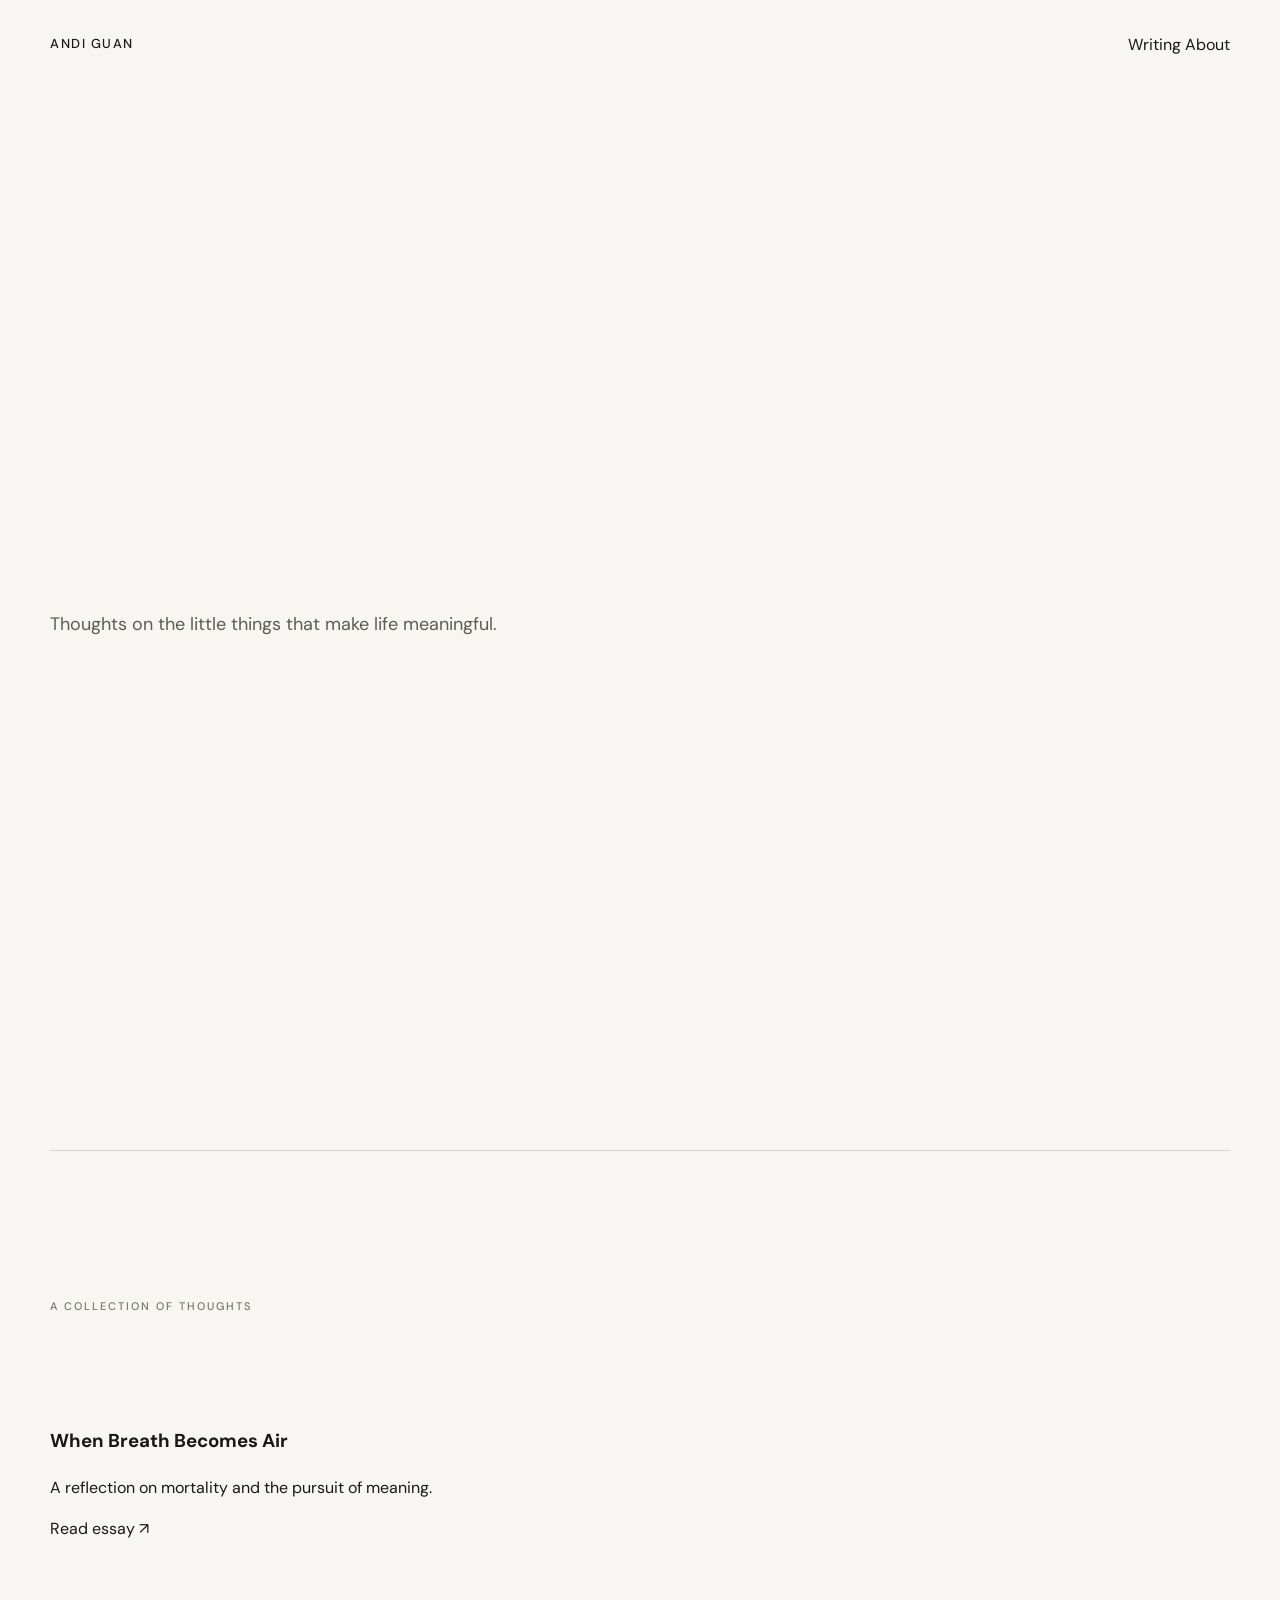
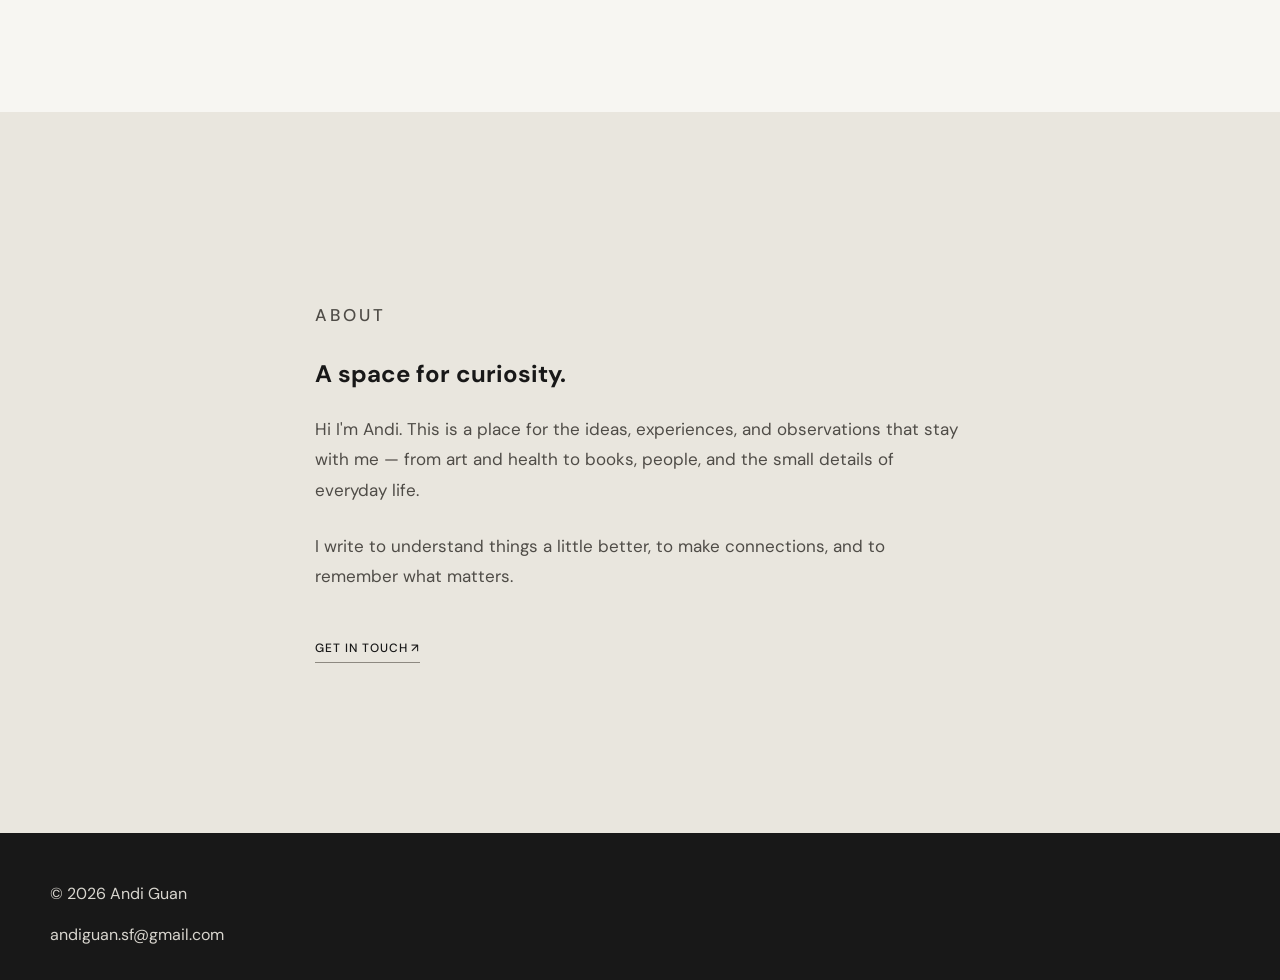
<file: index.html>
<!DOCTYPE html>
<html lang="en">
<head>
  <meta charset="UTF-8" />
  <meta name="viewport" content="width=device-width, initial-scale=1.0" />

  <title>Andi Guan — Writing &amp; Ideas</title>
  <meta
    name="description"
    content="Andi Guan — writing about life through my eyes."
  />

  <link rel="preconnect" href="https://fonts.googleapis.com" />
  <link rel="preconnect" href="https://fonts.gstatic.com" crossorigin />

  <link
    href="https://fonts.googleapis.com/css2?family=DM+Sans:wght@400;500&family=Playfair+Display:ital,wght@0,400;0,500;1,400&display=swap"
    rel="stylesheet"
  />

  <link rel="stylesheet" href="css/style.css" />
</head>

<body>
  <header class="site-header">
    <div class="container nav-container">
      <a href="#top" class="logo">ANDI GUAN</a>

      <nav>
        <a href="#writing">Writing</a>
        <a href="#about">About</a>
      </nav>
    </div>
  </header>

  <main id="top">
    <section class="hero container">
  
      <h class="hero-description">
        Thoughts on the little things
        that make life meaningful.
      </h>
    </section>

    <section id="writing" class="writing-section container">
      <div class="section-heading">
        <p class="eyebrow">A COLLECTION OF THOUGHTS</p>
      </div>

      <div class="post-grid">
        <article class="post-card">

          <h3 class="post-title">
            <a href="when-breath-becomes-air.html">
              When Breath Becomes Air
            </a>
          </h3>

          <p class="post-description">
            A reflection on mortality and the pursuit of meaning. 
          </p>

          <a
            href="when-breath-becomes-air.html"
            class="read-link"
          >
            Read essay ↗
          </a>
        </article>

      
      </div>
    </section>

    <section id="about" class="about-section">
      <div class="container about-content">
        <p class="eyebrow">ABOUT</p>

        <h2>A space for curiosity.</h2>

        <p>
          Hi I'm Andi. This is a place for the ideas, experiences, and
          observations that stay with me — from art and health to books,
          people, and the small details of everyday life.
        </p>

        <p>
          I write to understand things a little better, to make connections,
          and to remember what matters.
        </p>

        <a href="mailto:andiguan.sf@gmail.com" class="text-link">
          Get in touch ↗
        </a>
      </div>
    </section>
  </main>

  <footer class="site-footer">
    <div class="container footer-content">
      <p>© 2026 Andi Guan</p>

      <a href="mailto:andiguan.sf@gmail.com">
        andiguan.sf@gmail.com
      </a>
    </div>
  </footer>

  <script>
    document.querySelectorAll('a[href^="#"]').forEach((link) => {
      link.addEventListener("click", (event) => {
        const target = document.querySelector(link.getAttribute("href"));

        if (target) {
          event.preventDefault();
          target.scrollIntoView({
            behavior: "smooth",
            block: "start"
          });
        }
      });
    });
  </script>
</body>
</html>
</file>
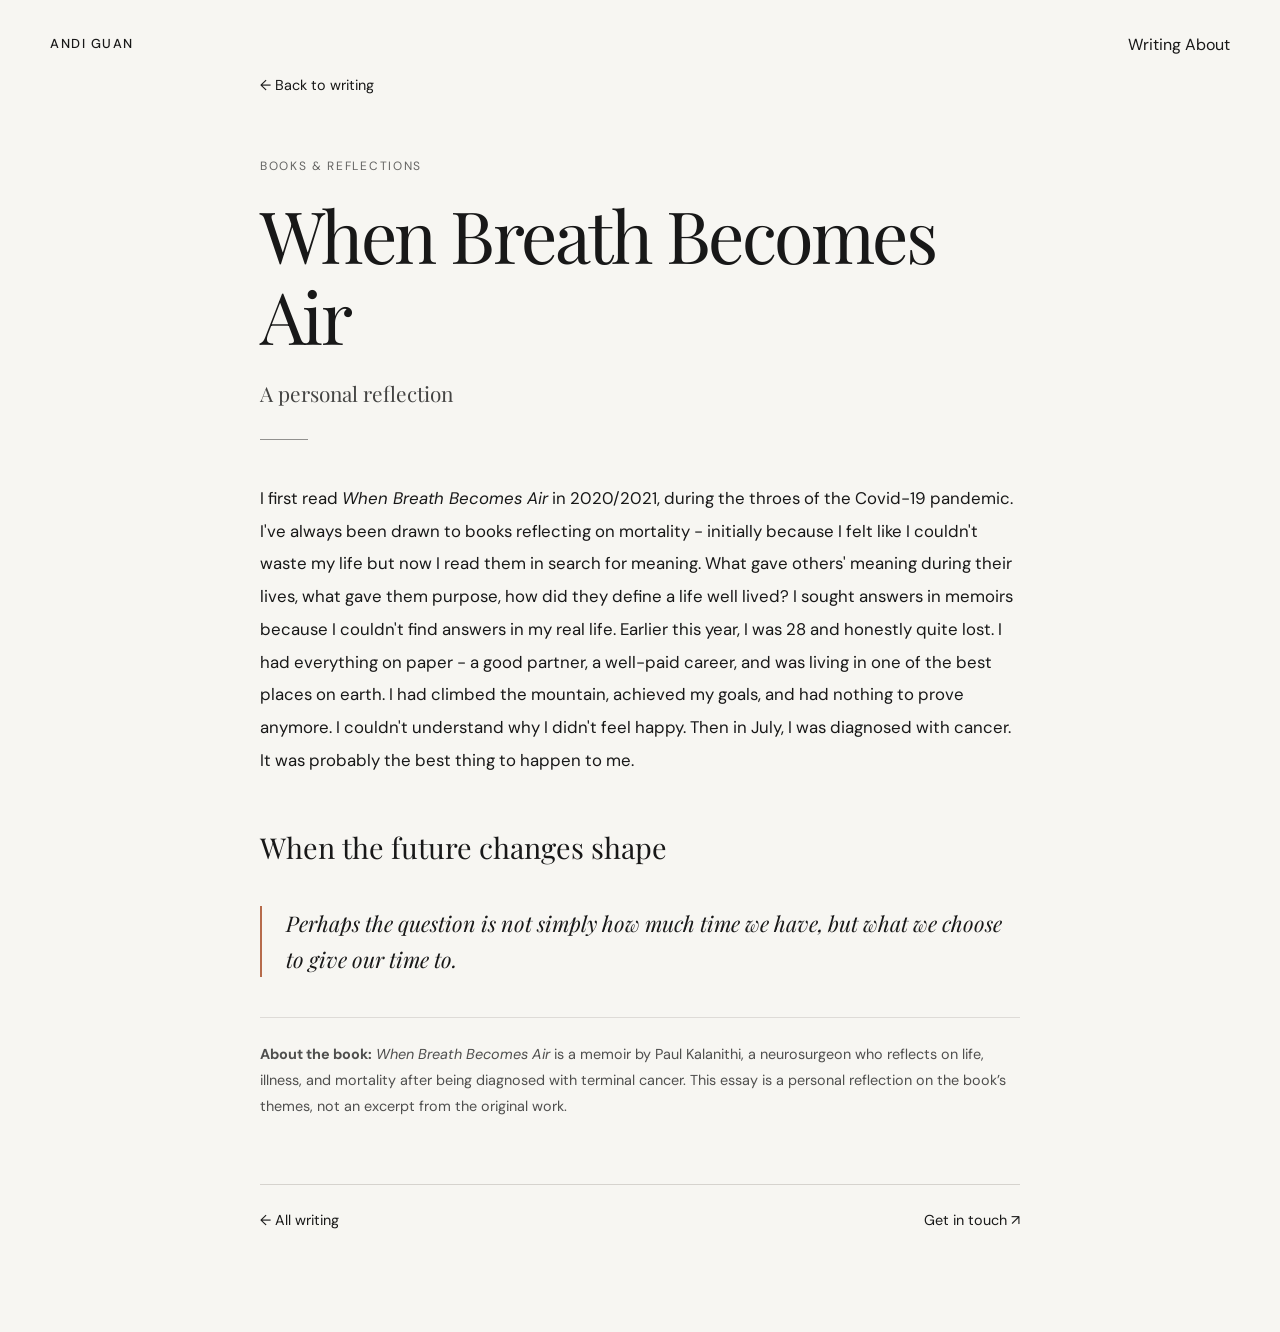
<file: when-breath-becomes-air.html>
<!DOCTYPE html>
<html lang="en">
<head>
  <meta charset="UTF-8" />
  <meta name="viewport" content="width=device-width, initial-scale=1.0" />

  <title>When Breath Becomes Air — Andi Guan</title>

  <meta
    name="description"
    content="A personal reflection."
  />

  <link rel="preconnect" href="https://fonts.googleapis.com" />
  <link rel="preconnect" href="https://fonts.gstatic.com" crossorigin />

  <link
    href="https://fonts.googleapis.com/css2?family=DM+Sans:wght@400;500&family=Playfair+Display:ital,wght@0,400;0,500;1,400&display=swap"
    rel="stylesheet"
  />

  <link rel="stylesheet" href="css/style.css" />

  <style>
    .essay-page {
      max-width: 760px;
      margin: 0 auto;
      padding: 72px 24px 100px;
    }

    .essay-back {
      display: inline-block;
      margin-bottom: 48px;
      font-size: 0.9rem;
      text-decoration: none;
    }

    .essay-category {
      margin-bottom: 18px;
      font-size: 0.75rem;
      letter-spacing: 0.14em;
      text-transform: uppercase;
      opacity: 0.65;
    }

    .essay-title {
      margin: 0 0 22px;
      font-family: "Playfair Display", Georgia, serif;
      font-size: clamp(2.6rem, 7vw, 4.5rem);
      font-weight: 400;
      line-height: 1.12;
      letter-spacing: -0.035em;
    }

    .essay-subtitle {
      max-width: 620px;
      margin-bottom: 28px;
      font-family: "Playfair Display", Georgia, serif;
      font-size: 1.3rem;
      line-height: 1.6;
      opacity: 0.8;
    }

    .essay-meta {
      margin-bottom: 52px;
      font-size: 0.85rem;
      opacity: 0.65;
    }

    .essay-divider {
      width: 48px;
      margin: 0 0 42px;
      border: 0;
      border-top: 1px solid currentColor;
      opacity: 0.45;
    }

    .essay-body {
      font-size: 1.05rem;
      line-height: 1.95;
    }

    .essay-body p {
      margin: 0 0 28px;
    }

    .essay-body h2 {
      margin: 52px 0 20px;
      font-family: "Playfair Display", Georgia, serif;
      font-size: 1.8rem;
      font-weight: 400;
      line-height: 1.3;
    }

    .essay-body blockquote {
      margin: 40px 0;
      padding-left: 24px;
      border-left: 2px solid #b66b4b;
      font-family: "Playfair Display", Georgia, serif;
      font-size: 1.35rem;
      font-style: italic;
      line-height: 1.65;
    }

    .essay-note {
      margin-top: 52px;
      padding-top: 24px;
      border-top: 1px solid rgba(80, 70, 60, 0.2);
      font-size: 0.9rem;
      line-height: 1.8;
      opacity: 0.75;
    }

    .essay-footer {
      margin-top: 64px;
      padding-top: 24px;
      border-top: 1px solid rgba(80, 70, 60, 0.2);
      display: flex;
      justify-content: space-between;
      gap: 20px;
      flex-wrap: wrap;
      font-size: 0.9rem;
    }

    .essay-footer a,
    .essay-back {
      color: inherit;
    }

    @media (max-width: 600px) {
      .essay-page {
        padding: 44px 22px 72px;
      }

      .essay-back {
        margin-bottom: 36px;
      }

      .essay-body {
        font-size: 1rem;
      }
    }
  </style>
</head>

<body>
  <header class="site-header">
    <div class="container nav-container">
      <a href="index.html" class="logo">ANDI GUAN</a>

      <nav aria-label="Main navigation">
        <a href="index.html#writing">Writing</a>
        <a href="index.html#about">About</a>
      </nav>
    </div>
  </header>

  <main class="essay-page">
    <a class="essay-back" href="index.html#writing">
      ← Back to writing
    </a>

    <article>
      <p class="essay-category">Books &amp; Reflections</p>

      <h1 class="essay-title">When Breath Becomes Air</h1>

      <p class="essay-subtitle">
       A personal reflection 
      </p>

      <hr class="essay-divider" />

      <div class="essay-body">
        <p>
          I first read <em>When Breath Becomes Air</em> in 2020/2021, during the throes of the Covid-19 pandemic. 
          I've always been drawn to books reflecting on mortality - initially because I felt like I couldn't waste my life 
          but now I read them in search for meaning. What gave others' meaning during their lives, what gave them purpose, how did they define a life well lived? 
          I sought answers in memoirs because I couldn't find answers in my real life. Earlier this year, I was 28 and honestly quite lost. I had 
          everything on paper - a good partner, a well-paid career, and was living in one of the best places on earth. 
          I had climbed the mountain, achieved my goals, and had nothing to prove anymore. I couldn't understand why I didn't feel happy.
          Then in July, I was diagnosed with cancer. It was probably the best thing to happen to me. 
        </p>

        <p>
           
        </p>
      

        <h2>When the future changes shape</h2>

     

        <blockquote>
          Perhaps the question is not simply how much time we have, but what
          we choose to give our time to.
        </blockquote>

      

      <p class="essay-note">
        <strong>About the book:</strong> <em>When Breath Becomes Air</em>
        is a memoir by Paul Kalanithi, a neurosurgeon who reflects on life,
        illness, and mortality after being diagnosed with terminal cancer.
        This essay is a personal reflection on the book’s themes, not an
        excerpt from the original work.
      </p>
    </article>

    <footer class="essay-footer">
      <a href="index.html#writing">← All writing</a>
      <a href="mailto:andiguan.sf@gmail.com">Get in touch ↗</a>
    </footer>
  </main>
</body>
</html>
</file>
<file: css/style.css>
```css
/* =========================================================
   RESET
   ========================================================= */

*,
*::before,
*::after {
  box-sizing: border-box;
}

html {
  scroll-behavior: smooth;
}

body {
  margin: 0;
  padding: 0;

  background: #f7f6f2;
  color: #181818;

  font-family: "DM Sans", Arial, sans-serif;
  font-size: 16px;
  line-height: 1.6;

  -webkit-font-smoothing: antialiased;
  text-rendering: optimizeLegibility;
}

img {
  max-width: 100%;
  display: block;
}

a {
  color: inherit;
  text-decoration: none;
}

button,
a {
  -webkit-tap-highlight-color: transparent;
}


/* =========================================================
   VARIABLES
   ========================================================= */

:root {
  --background: #f7f6f2;
  --text: #181818;
  --muted: #77736c;
  --light: #d9d6cf;
  --accent: #b75b3b;

  --serif: "Playfair Display", Georgia, serif;
  --sans: "DM Sans", Arial, sans-serif;

  --max-width: 1180px;
  --side-padding: 42px;
}


/* =========================================================
   GLOBAL
   ========================================================= */

body {
  overflow-x: hidden;
}

.container {
  width: min(
    calc(100% - (var(--side-padding) * 2)),
    var(--max-width)
  );

  margin-inline: auto;
}

.eyebrow {
  margin: 0 0 24px;

  color: var(--muted);

  font-family: var(--sans);
  font-size: 11px;
  font-weight: 500;
  letter-spacing: 0.18em;
  line-height: 1;

  text-transform: uppercase;
}


/* =========================================================
   HEADER
   ========================================================= */

.site-header {
  position: absolute;

  top: 0;
  left: 0;

  width: 100%;

  z-index: 10;
}

.nav-container {
  display: flex;

  align-items: center;
  justify-content: space-between;

  padding-top: 32px;
}

.logo {
  font-size: 13px;
  font-weight: 500;
  letter-spacing: 0.12em;

  transition: opacity 180ms ease;
}

.logo:hover {
  opacity: 0.55;
}

.navigation {
  display: flex;
  gap: 32px;
}

.navigation a {
  position: relative;

  font-size: 13px;
  color: #3f3d39;
}

.navigation a::after {
  content: "";

  position: absolute;

  left: 0;
  right: 0;
  bottom: -5px;

  height: 1px;

  background: var(--text);

  transform: scaleX(0);
  transform-origin: right;

  transition: transform 220ms ease;
}

.navigation a:hover::after {
  transform: scaleX(1);
  transform-origin: left;
}


/* =========================================================
   HERO
   ========================================================= */

.hero {
  min-height: 100vh;

  display: flex;
  align-items: center;

  padding: 150px 0 100px;
}

.hero-container {
  position: relative;
}

.hero h1 {
  max-width: 850px;

  margin: 0;

  font-family: var(--serif);
  font-size: clamp(72px, 10vw, 142px);
  font-weight: 400;

  letter-spacing: -0.055em;
  line-height: 0.92;
}

.hero h1 em {
  color: var(--accent);
  font-weight: 400;
}

.hero-description {
  max-width: 470px;

  margin: 48px 0 0;

  color: #5e5b55;

  font-size: 18px;
  line-height: 1.7;
}

.scroll-link {
  display: inline-flex;

  align-items: center;
  gap: 14px;

  margin-top: 72px;

  font-size: 12px;
  font-weight: 500;
  letter-spacing: 0.08em;
  text-transform: uppercase;
}

.scroll-link .arrow {
  font-size: 18px;
  font-weight: 400;

  transition: transform 200ms ease;
}

.scroll-link:hover .arrow {
  transform: translateY(5px);
}


/* =========================================================
   WRITING
   ========================================================= */

.writing-section {
  padding: 150px 0 170px;

  border-top: 1px solid var(--light);
}

.section-heading {
  display: grid;

  grid-template-columns: 1fr 2fr;

  margin-bottom: 90px;
}

.section-heading h2 {
  margin: -10px 0 0;

  font-family: var(--serif);
  font-size: clamp(48px, 6vw, 82px);
  font-weight: 400;

  letter-spacing: -0.045em;
  line-height: 1;
}

.post-list {
  border-top: 1px solid var(--light);
}

.post {
  display: grid;

  grid-template-columns: 1fr 2fr;
  gap: 40px;

  padding: 52px 0;

  border-bottom: 1px solid var(--light);

  transition: padding-left 250ms ease;
}

.post:hover {
  padding-left: 12px;
}

.post-meta {
  display: flex;
  flex-direction: column;

  gap: 9px;

  color: var(--muted);

  font-size: 10px;
  font-weight: 500;
  letter-spacing: 0.13em;
}

.post-category {
  color: var(--accent);
}

.post-content {
  max-width: 690px;
}

.post-content h3 {
  margin: 0;

  font-family: var(--serif);
  font-size: clamp(30px, 3.5vw, 48px);
  font-weight: 400;

  letter-spacing: -0.035em;
  line-height: 1.05;
}

.post-content h3 a {
  transition: color 180ms ease;
}

.post-content h3 a:hover {
  color: var(--accent);
}

.post-content p {
  max-width: 590px;

  margin: 20px 0 24px;

  color: var(--muted);

  font-size: 15px;
  line-height: 1.7;
}

.read-more {
  display: inline-flex;

  align-items: center;
  gap: 8px;

  font-size: 11px;
  font-weight: 500;
  letter-spacing: 0.08em;

  text-transform: uppercase;
}

.read-more span {
  font-size: 15px;

  transition: transform 180ms ease;
}

.read-more:hover span {
  transform: translateX(5px);
}

.all-writing {
  display: flex;

  justify-content: center;

  margin-top: 70px;
}

.outline-button {
  display: inline-flex;

  align-items: center;
  gap: 22px;

  padding: 15px 23px;

  border: 1px solid #aaa69e;

  font-size: 11px;
  font-weight: 500;
  letter-spacing: 0.08em;

  text-transform: uppercase;

  transition:
    background 200ms ease,
    color 200ms ease,
    border-color 200ms ease;
}

.outline-button:hover {
  background: var(--text);
  border-color: var(--text);
  color: white;
}

.outline-button span {
  font-size: 15px;
}


/* =========================================================
   ABOUT
   ========================================================= */

.about-section {
  padding: 150px 0 170px;

  background: #e9e6de;
}

.about-grid {
  display: grid;

  grid-template-columns: 1fr 2fr;
  gap: 40px;
}

.about-heading h2 {
  margin: 0;

  font-family: var(--serif);
  font-size: clamp(48px, 6vw, 82px);
  font-weight: 400;

  letter-spacing: -0.045em;
  line-height: 0.98;
}

.about-heading h2 em {
  color: var(--accent);
  font-weight: 400;
}

.about-content {
  max-width: 650px;

  padding-top: 38px;
}

.about-content p {
  margin: 0 0 25px;

  color: #4f4c47;

  font-size: 17px;
  line-height: 1.8;
}

.about-content .about-intro {
  margin-bottom: 30px;

  color: var(--text);

  font-family: var(--serif);
  font-size: 34px;
  line-height: 1.2;
}

.text-link {
  display: inline-flex;

  align-items: center;
  gap: 10px;

  margin-top: 22px;

  border-bottom: 1px solid #8d8981;

  padding-bottom: 4px;

  font-size: 12px;
  font-weight: 500;
  letter-spacing: 0.08em;

  text-transform: uppercase;
}

.text-link span {
  transition: transform 180ms ease;
}

.text-link:hover span {
  transform: translateX(5px);
}


/* =========================================================
   FOOTER
   ========================================================= */

.site-footer {
  padding: 32px 0;

  background: #181818;
  color: #d8d5ce;
}

.footer-container {
  display: flex;

  align-items: center;
  justify-content: space-between;
}

.footer-container p {
  margin: 0;

  color: #85827d;

  font-size: 11px;
}

.footer-links {
  display: flex;
  gap: 25px;
}

.footer-links a {
  font-size: 11px;

  transition: color 180ms ease;
}

.footer-links a:hover {
  color: white;
}


/* =========================================================
   TABLET
   ========================================================= */

@media (max-width: 800px) {

  :root {
    --side-padding: 25px;
  }

  .hero {
    min-height: 90vh;

    padding-top: 130px;
  }

  .hero-description {
    margin-top: 38px;

    font-size: 16px;
  }

  .scroll-link {
    margin-top: 50px;
  }

  .writing-section,
  .about-section {
    padding: 100px 0;
  }

  .section-heading {
    display: block;

    margin-bottom: 55px;
  }

  .section-heading h2 {
    margin-top: 30px;
  }

  .post {
    grid-template-columns: 1fr;

    gap: 25px;

    padding: 40px 0;
  }

  .post:hover {
    padding-left: 0;
  }

  .post-meta {
    flex-direction: row;
    gap: 18px;
  }

  .about-grid {
    grid-template-columns: 1fr;
    gap: 30px;
  }

  .about-content {
    padding-top: 10px;
  }
}


/* =========================================================
   MOBILE
   ========================================================= */

@media (max-width: 560px) {

  :root {
    --side-padding: 20px;
  }

  .nav-container {
    padding-top: 24px;
  }

  .logo {
    font-size: 12px;
  }

  .navigation {
    gap: 20px;
  }

  .navigation a {
    font-size: 12px;
  }

  .hero {
    min-height: 100svh;

    padding-top: 120px;
    padding-bottom: 60px;
  }

  .eyebrow {
    margin-bottom: 18px;

    font-size: 9px;
  }

  .hero h1 {
    font-size: clamp(62px, 19vw, 100px);

    letter-spacing: -0.06em;
  }

  .hero-description {
    max-width: 350px;

    margin-top: 32px;

    font-size: 15px;
    line-height: 1.65;
  }

  .scroll-link {
    margin-top: 40px;
  }

  .writing-section,
  .about-section {
    padding: 85px 0;
  }

  .section-heading {
    margin-bottom: 45px;
  }

  .section-heading h2,
  .about-heading h2 {
    font-size: 52px;
  }

  .post {
    padding: 35px 0;
  }

  .post-content h3 {
    font-size: 32px;
  }

  .post-content p {
    font-size: 14px;
  }

  .about-content p {
    font-size: 15px;
  }

  .about-content .about-intro {
    font-size: 30px;
  }

  .footer-container {
    align-items: flex-start;
    flex-direction: column;
    gap: 20px;
  }

  .footer-links {
    gap: 20px;
  }
}


/* =========================================================
   ACCESSIBILITY
   ========================================================= */

:focus-visible {
  outline: 2px solid var(--accent);
  outline-offset: 5px;
}


/* =========================================================
   REDUCED MOTION
   ========================================================= */

@media (prefers-reduced-motion: reduce) {

  html {
    scroll-behavior: auto;
  }

  *,
  *::before,
  *::after {
    transition-duration: 0.01ms !important;
  }
}
```
</file>
